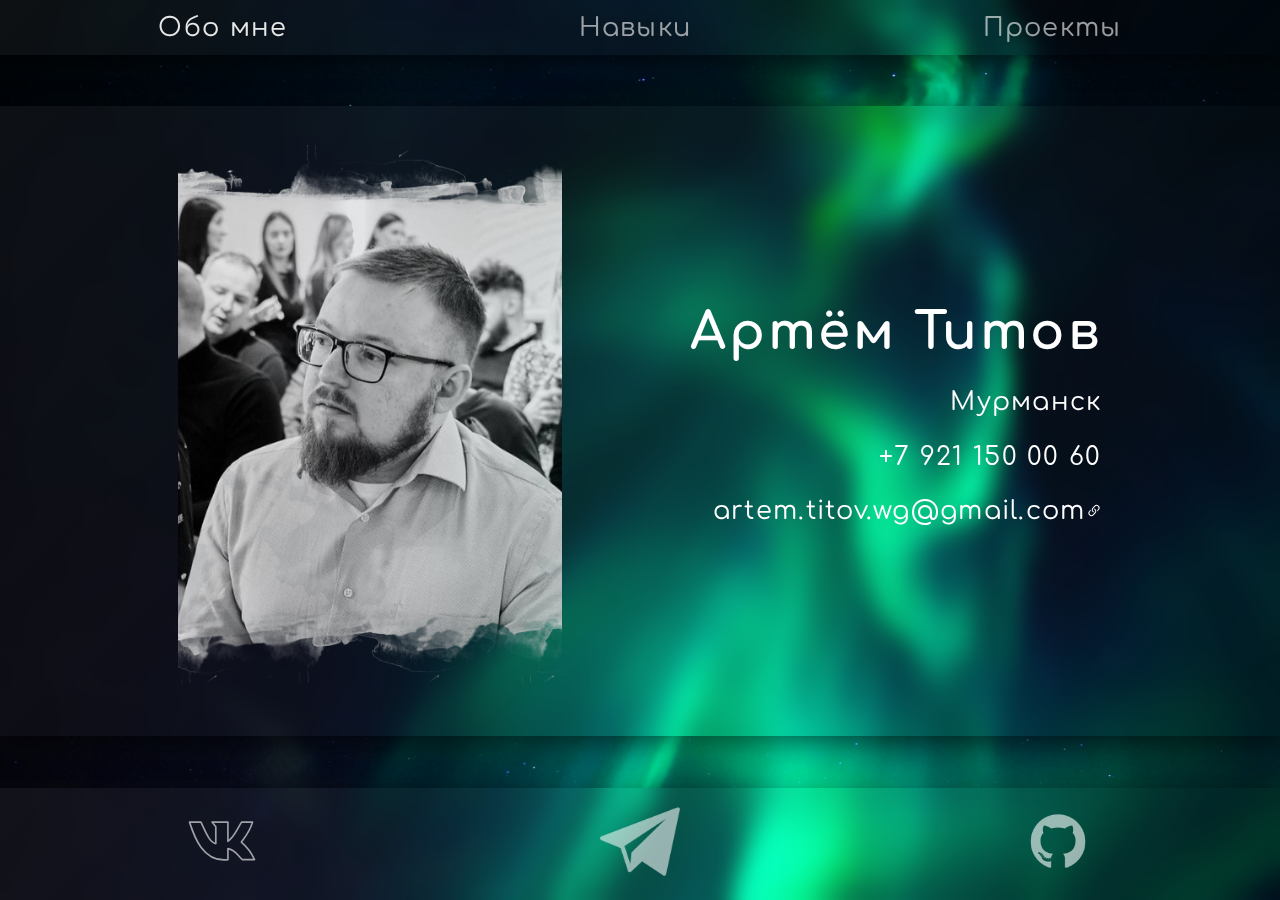
<file: index.html>
<!DOCTYPE html>
<html lang="en">

<head>
    <meta charset="UTF-8">
    <meta name="viewport" content="width=device-width, initial-scale=1.0">
    <title>Artem Titov</title>
    <link rel="icon" href="./assets/images/icon.png" type="icon">
    <link href="https://cdn.jsdelivr.net/npm/bootstrap@5.3.2/dist/css/bootstrap.min.css" rel="stylesheet" integrity="sha384-T3c6CoIi6uLrA9TneNEoa7RxnatzjcDSCmG1MXxSR1GAsXEV/Dwwykc2MPK8M2HN" crossorigin="anonymous">
    <link rel="stylesheet" href="./assets/styles/style.css">
    <link rel="preconnect" href="https://fonts.googleapis.com">
    <link rel="preconnect" href="https://fonts.gstatic.com" crossorigin>
    <link href="https://fonts.googleapis.com/css2?family=Comfortaa:wght@300..700&display=swap" rel="stylesheet">
</head>

<body id="body">
    <header class="glassmorphism" id="header">
        <p class="header-item active-link" id="start">Обо мне</p>
        <!-- <p class="header-item">Опыт работы</p> -->
        <p class="header-item" id="skills">Навыки</p>
        <p class="header-item" id="projects">Проекты</p>
    </header>
    <main class="glassmorphism" id="main">
        <div class="start-me" id="start-display">
            <img class="my-photo" src="./assets/images/photo_2023-03-04_14-47-24.jpg" alt="my-photo">
            <div class="start">
                <p class="start-me-name">Артём Титов</p>
                <p class="start-me-text">Мурманск</p>
                <a class="start-me-text inactive-mobile" href="tel:+79211500060">+7 921 150 00 60</a>
                <a class="start-me-text email inactive-mobile" href="mailto:email@shelter.com">artem.titov.wg@gmail.com<svg xmlns="http://www.w3.org/2000/svg" width="16" height="16" fill="currentColor" class="bi bi-link-45deg" viewBox="0 0 16 16">
                    <path d="M4.715 6.542 3.343 7.914a3 3 0 1 0 4.243 4.243l1.828-1.829A3 3 0 0 0 8.586 5.5L8 6.086a1 1 0 0 0-.154.199 2 2 0 0 1 .861 3.337L6.88 11.45a2 2 0 1 1-2.83-2.83l.793-.792a4 4 0 0 1-.128-1.287z"/>
                    <path d="M6.586 4.672A3 3 0 0 0 7.414 9.5l.775-.776a2 2 0 0 1-.896-3.346L9.12 3.55a2 2 0 1 1 2.83 2.83l-.793.792c.112.42.155.855.128 1.287l1.372-1.372a3 3 0 1 0-4.243-4.243z"/>
                  </svg></a>
                <div class="active-mobile">
                    <a href="tel:+79211500060"><img class="call_icon" src="./assets/images/call.png" alt="call_icon"></a>
                    <a href="mailto:artem.titov.wg@gmail.com"><img class="mail_icon" src="./assets/images/email.png" alt="mail_icon"></a>
                </div>
            </div>
        </div>
        <div class="start-me inactive" id="projects-display">
            <section class="slider-container">
                <input class="slider__radio" type="radio" name="meme-radio" id="r1" checked />
                <input class="slider__radio" type="radio" name="meme-radio" id="r2" />
                <input class="slider__radio" type="radio" name="meme-radio" id="r3" />
                <input class="slider__radio" type="radio" name="meme-radio" id="r4" />
                <div class="slider">
                    <div class="slider__memes shadow-carousel">
                        <a href="https://rolling-scopes-school.github.io/artemevgtitov-JSFEPRESCHOOL2024Q2/audio-player/" class="slider__meme" target="_blank">
                            <img class="image-slider" src="./assets/images/player.JPG" alt="player" /></a>

                        <a href="https://rolling-scopes-school.github.io/artemevgtitov-JSFEPRESCHOOL2024Q2/shelter/" class="slider__meme" target="_blank">
                            <img class="image-slider" src="./assets/images/shelter.JPG" alt="shelter" /></a>

                        <a href="https://rolling-scopes-school.github.io/artemevgtitov-JSFEPRESCHOOL2024Q2/image-gallery/" class="slider__meme" target="_blank">
                            <img class="image-slider" src="./assets/images/imageGallery.JPG" alt="gallery" /></a>

                        <a href="https://rolling-scopes-school.github.io/artemevgtitov-JSFEPRESCHOOL2024Q2/random-game/" class="slider__meme" target="_blank">
                            <img class="image-slider" src="./assets/images/pong.JPG" alt="game" /></a>
                    </div>
                    <div class="slider__controls-and-text">
                        <div class="slider__meme-text-blocks">
                            <p class="slider__meme-text">Аудио Плеер</p>
                            <p class="slider__meme-text">Сайт приюта</p>
                            <p class="slider__meme-text">Галерея изображений</p>
                            <p class="slider__meme-text">WEB-игра</p>
                        </div>
                        <div class="slider__labels">
                            <label class="slider__label" for="r1" id="label1">
                                <div class="slider__pint"></div>
                            </label>
                            <label class="slider__label" for="r2" id="label2">
                                <div class="slider__pint"></div>
                            </label>
                            <label class="slider__label" for="r3" id="label3">
                               <div class="slider__pint"></div>
                            </label>
                            <label class="slider__label" for="r4" id="label4">
                              <div class="slider__pint"></div>
                            </label>
                        </div>
                    </div>
                </div>
            </section>
        </div>
        <div class="start-me inactive" id="skills-display">
            <img class="my-photo" src="./assets/images/skills.jpg" alt="my-photo">
            <div class="icons_skills">
                <a href="https://github.com/ArtemEvgTitov/HTML_CSS_basics" target="_blank">
                    <p class="start-me-text skill-item">HTML</p>
                </a>
                <a href="https://github.com/ArtemEvgTitov/HTML_CSS_basics" target="_blank">
                    <p class="start-me-text skill-item">CSS</p>
                </a>
                <p class="start-me-text skill-item no-git skill-item-red">JS</p>
                <p class="start-me-text skill-item no-git skill-item-red">C#</p>
                <a href="https://github.com/ArtemEvgTitov/myproject" target="_blank">
                    <p class="start-me-text skill-item">Django</p>
                </a>
                <a href="https://github.com/ArtemEvgTitov/Flask_and_FastAPI" target="_blank">
                    <p class="start-me-text skill-item">Flask</p>
                </a>
                <a href="https://github.com/ArtemEvgTitov/FinalControlWork" target="_blank">
                    <p class="start-me-text skill-item">Java</p>
                </a>
                <a href="https://github.com/ArtemEvgTitov/Specialization_Python_Homework" target="_blank">
                    <p class="start-me-text skill-item">Python</p>
                </a>
                <a href="https://github.com/ArtemEvgTitov/Learn_SQL" target="_blank">
                    <p class="start-me-text skill-item">MySQL</p>
                </a>

            </div>
        </div>
        <script src="./script.js"></script>
        <script src="https://cdn.jsdelivr.net/npm/bootstrap@5.3.3/dist/js/bootstrap.bundle.min.js" integrity="sha384-YvpcrYf0tY3lHB60NNkmXc5s9fDVZLESaAA55NDzOxhy9GkcIdslK1eN7N6jIeHz" crossorigin="anonymous"></script>
    </main>
    <footer class="glassmorphism" id="footer">
        <p class="footer-item">
            <a href="https://vk.com/artyom_titov_mr" class="nav_link" target="_blank">
                <img class="logo_footer" src="./assets/images/vk-svg.svg" alt="vk-logo">
            </a>
        </p>
        <p class="footer-item">
            <a href="https://t.me/ArtemTitov" class="nav_link" target="_blank">
                <img class="logo_footer" src="./assets/images/telegram-logo.png" alt="tg-logo">
            </a>
        </p>
        <p class="footer-item">
            <a href="https://github.com/ArtemEvgTitov" class="nav_link" target="_blank">
                <img class="logo_footer" src="./assets/images/GitHub-Icon-White-Logo.png" alt="github-logo">
            </a>
        </p>
    </footer>
</body>

</html>
</file>
<file: assets/styles/style.css>
* {
        margin: 0;
        padding: 0;
        transition: all 0.3s ease-out;
        color: white;
        font-family: Comfortaa, sans-serif;
        font-size: 2vw;
        letter-spacing: 0.05em;
    }
    
    p {
        margin-bottom: 0;
    }
    
    html {
        scroll-behavior: smooth;
    }
    
    body {
        height: 100vh;
        background-image: url(../images/severnoe.jpg);
        background-size: cover;
        /* background-position: center; */
        display: flex;
        flex-direction: column;
        justify-content: space-between;
    }
    
    header,
    footer {
        display: flex;
        justify-content: space-around;
        padding: 1vw;
    }
    
    main {
        min-height: 70%;
    }
    
    a {
        text-decoration: none;
        color: white;
    }
    
    .glassmorphism {
        background: linear-gradient(135deg, rgba(255, 255, 255, 0.05), rgba(255, 255, 255, 0));
        backdrop-filter: blur(10px);
        box-shadow: 0 8px 24px rgba(0, 0, 0, 0.5);
    }
    
    .inactive {
        position: absolute;
        top: 0;
        left: 0;
        z-index: -1;
        opacity: 0;
    }
    
    .header-item {
        opacity: 0.6;
        cursor: pointer;
    }
    
    .start-me {
        display: flex;
        justify-content: center;
        align-items: center;
        padding: 3vw;
        margin: 0 5vw;
        border-radius: 30px;
        gap: 10vw;
    }
    
    .email {
        cursor: pointer;
    }
    
    .start {
        display: flex;
        flex-direction: column;
        text-align: right;
        gap: 2vw;
    }
    
    .start-me-name {
        font-size: 4vw;
        font-style: bold;
        font-weight: 700;
    }
    
    .my-photo {
        width: 30vw;
        height: 60vh;
        object-fit: cover;
        opacity: 0.9;
        mask: url(../images/mask.png);
        mask-repeat: no-repeat;
        mask-size: cover;
        mask-position: center;
    }
    
    .my-project {
        max-width: 100%;
        height: 60vh;
        opacity: 0.9;
    }
    
    .icons_skills {
        display: flex;
        flex-wrap: wrap;
        justify-content: center;
        gap: 2vw;
    }
    
    .skill-item {
        cursor: pointer;
        display: flex;
        justify-content: center;
        align-items: center;
        border-radius: 2vw;
        box-shadow: inset 0 8px 24px rgba(0, 0, 0, 0.5);
        padding: 1vw;
        font-size: 2vw;
    }
    
    .skill-item:hover {
        box-shadow: 0 0 10px 10px rgba(0, 155, 119, 0.9);
    }
    
    .skill-item-red:hover {
        box-shadow: 0 0 10px 10px rgba(155, 0, 36, 0.9);
    }
    
    .shadow-carousel {
        box-shadow: 0 0 10px 10px rgba(0, 155, 119, 0.9);
    }
    
    .no-git {
        cursor: no-drop;
    }
    
    .logo_footer {
        cursor: pointer;
        width: 80px;
        object-fit: cover;
        opacity: 0.6;
    }
    
    .logo_footer:hover,
    .header-item:hover,
    .active-link {
        opacity: 0.9;
    }
    
    .slider {
        display: flex;
        justify-content: center;
        align-items: center;
        flex-direction: column;
    }
    
    .slider__memes {
        display: flex;
        overflow-x: hidden;
        width: 50vw;
        max-width: 37.5rem;
        border-radius: 10px;
    }
    
    .slider__labels {
        display: flex;
        cursor: pointer;
        justify-content: center;
        align-items: center;
        height: 3rem;
        width: 12rem;
    }
    
    .slider__label {
        display: flex;
        height: 3rem;
        width: 2rem;
        flex-direction: column;
        align-items: center;
        justify-content: center;
    }
    
    .slider__label:hover {
        cursor: pointer;
    }
    
    .slider__label:hover>.slider__pint {
        width: 1.2rem;
        height: 1.2rem;
        background-color: rgb(255, 255, 255);
    }
    
    .slider__pint {
        width: 0.9rem;
        height: 0.9rem;
        border: 0.0625rem solid rgba(255, 255, 255, 0.5);
        border-radius: 0.8rem;
    }
    
    .slider__radio {
        display: none;
    }
    
    .slider__meme {
        transition: transform 0.7s;
        width: 100%;
        border-radius: 10px;
        object-fit: cover;
    }
    
    .image-slider {
        width: 55vw;
        height: 50vh;
        object-fit: cover;
    }
    
    .slider__controls-and-text {
        display: flex;
        justify-content: space-between;
        width: 50vw;
        max-width: 37.5rem;
    }
    
    .slider__meme-text-blocks {
        display: flex;
        overflow-x: hidden;
        width: 100%;
        max-width: 37.5rem;
    }
    
    .slider__meme-text {
        display: flex;
        align-items: center;
        transition: transform .7s;
        min-width: 100%;
    }
    
    .active-mobile {
        display: none;
    }
    
    #r1:checked~.slider>.slider__memes>.slider__meme {
        transform: translateX(0%);
    }
    
    #r2:checked~.slider>.slider__memes>.slider__meme {
        transform: translateX(-100%);
    }
    
    #r3:checked~.slider>.slider__memes>.slider__meme {
        transform: translateX(-200%);
    }
    
    #r4:checked~.slider>.slider__memes>.slider__meme {
        transform: translateX(-300%);
    }
    
    #r1:checked~.slider>.slider__controls-and-text>.slider__labels>#label1>.slider__pint {
        background-color: rgba(255, 255, 255, 0.9)
    }
    
    #r2:checked~.slider>.slider__controls-and-text>.slider__labels>#label2>.slider__pint {
        background-color: rgba(255, 255, 255, 0.9)
    }
    
    #r3:checked~.slider>.slider__controls-and-text>.slider__labels>#label3>.slider__pint {
        background-color: rgba(255, 255, 255, 0.9)
    }
    
    #r4:checked~.slider>.slider__controls-and-text>.slider__labels>#label4>.slider__pint {
        background-color: rgba(255, 255, 255, 0.9)
    }
    
    #r1:checked~.slider>.slider__controls-and-text>.slider__meme-text-blocks>.slider__meme-text {
        transform: translateX(0%);
    }
    
    #r2:checked~.slider>.slider__controls-and-text>.slider__meme-text-blocks>.slider__meme-text {
        transform: translateX(-100%);
    }
    
    #r3:checked~.slider>.slider__controls-and-text>.slider__meme-text-blocks>.slider__meme-text {
        transform: translateX(-200%);
    }
    
    #r4:checked~.slider>.slider__controls-and-text>.slider__meme-text-blocks>.slider__meme-text {
        transform: translateX(-300%);
    }
    
    @media (max-width: 1000px) {
        * {
            font-size: 3vw;
        }
    }
    
    @media (max-width: 800px) {
        * {
            font-size: 4vw;
        }
        .start-me {
            flex-direction: column;
            gap: 3vw;
        }
        .my-photo {
            width: 400px;
            height: auto;
        }
        .start {
            text-align: center;
        }
        .logo_footer {
            width: 14vw;
            max-width: 60px;
        }
        .inactive-mobile {
            display: none;
        }
        .image-slider,
        .slider__memes,
        .slider__controls-and-text {
            width: 82vw;
        }
        .slider {
            gap: 5vw;
        }
        .slider__controls-and-text {
            flex-direction: column;
            align-items: center;
        }
        .slider__label {
            width: 4rem;
        }
        .slider__pint {
            width: 3vh;
            height: 3vh;
        }
        .slider__label:hover>.slider__pint {
            width: 4vh;
            height: 4vh;
        }
        .skill-item {
            font-size: 5vw;
        }
    }
    
    @media (max-width: 600px) {
        * {
            font-size: 4vw;
        }
        .start-me {
            flex-direction: column;
            gap: 3vw;
            margin: 1vw 5vw 0;
        }
        .start-me-name {
            font-size: 6vw;
        }
        .my-photo {
            width: 400px;
            height: auto;
        }
        .start {
            text-align: center;
        }
        .active-mobile {
            display: flex;
            justify-content: space-between;
        }
        .logo_footer {
            width: 14vw;
            max-width: 60px;
        }
        .inactive-mobile {
            display: none;
        }
        .skill-item {
            font-size: 6vw;
        }
        .image-slider,
        .slider__memes,
        .slider__controls-and-text {
            width: 82vw;
        }
        .slider {
            gap: 5vw;
        }
        .slider__controls-and-text {
            flex-direction: column;
            align-items: center;
        }
        .slider__label {
            width: 4rem;
        }
        .slider__pint {
            width: 3vh;
            height: 3vh;
        }
        .slider__label:hover>.slider__pint {
            width: 4vh;
            height: 4vh;
        }
        .slider__labels {
            margin-top: 6vw;
        }
    }
    
    @media (max-width: 450px) {
        * {
            font-size: 5vw;
        }
        main {
            display: flex;
            align-items: center;
            justify-content: center;
        }
        header,
        footer {
            padding: 4vw 2vw;
            justify-content: space-between
        }
        .start-me {
            flex-direction: column;
            gap: 3vw;
        }
        .start-me-name {
            font-size: 2rem;
        }
        .my-photo {
            width: 110%;
            height: 48vh;
        }
        .start {
            text-align: center;
        }
        .active-mobile {
            display: flex;
            justify-content: space-between;
        }
        .logo_footer {
            width: 12vw;
            max-width: 40px;
        }
        .inactive-mobile {
            display: none;
        }
        .call_icon,
        .mail_icon {
            width: 20vw;
        }
        .skill-item {
            font-size: 6vw;
        }
        .image-slider,
        .slider__memes,
        .slider__controls-and-text {
            width: 82vw;
        }
        .slider {
            gap: 5vw;
        }
        .slider__controls-and-text {
            flex-direction: column;
            align-items: center;
        }
        .slider__label {
            width: 4rem;
        }
        .slider__pint {
            width: 3vh;
            height: 3vh;
        }
        .slider__label:hover>.slider__pint {
            width: 4vh;
            height: 4vh;
        }
        .slider__labels {
            margin-top: 6vw;
        }
    }
</file>
